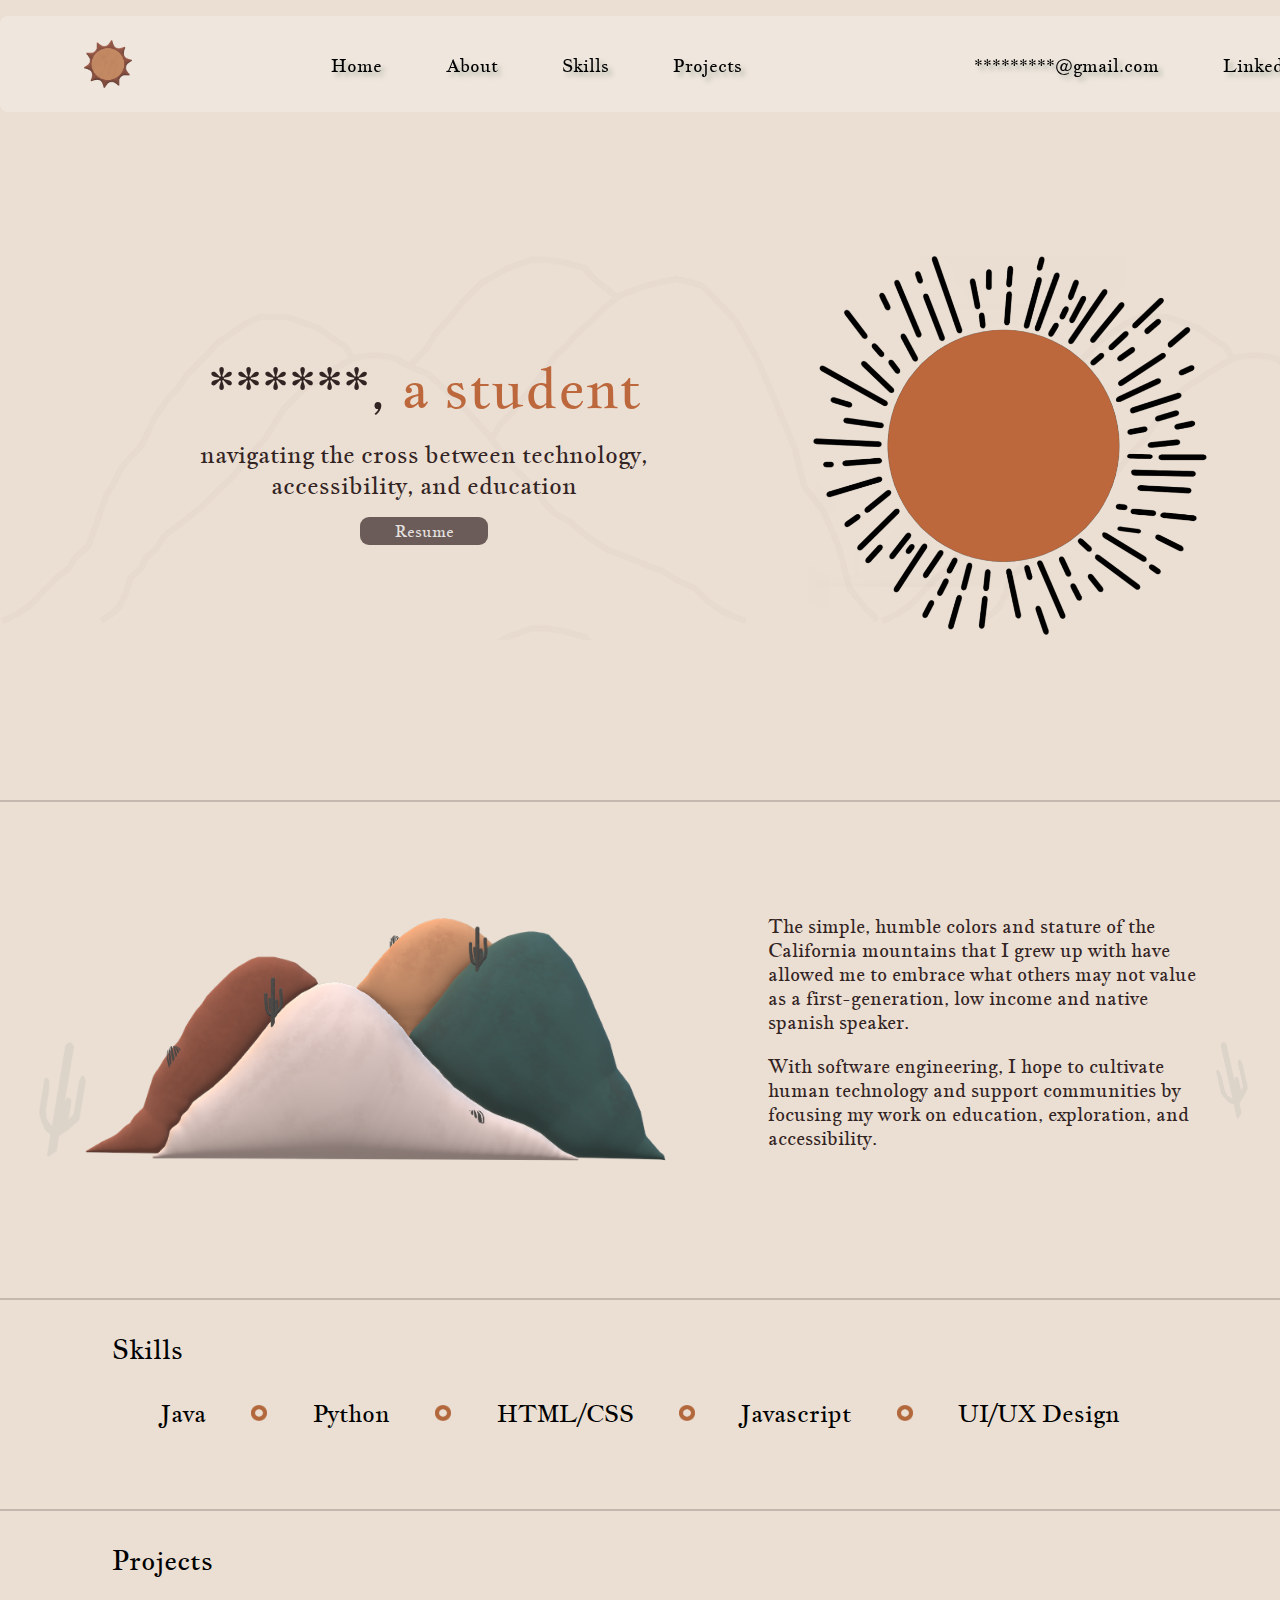
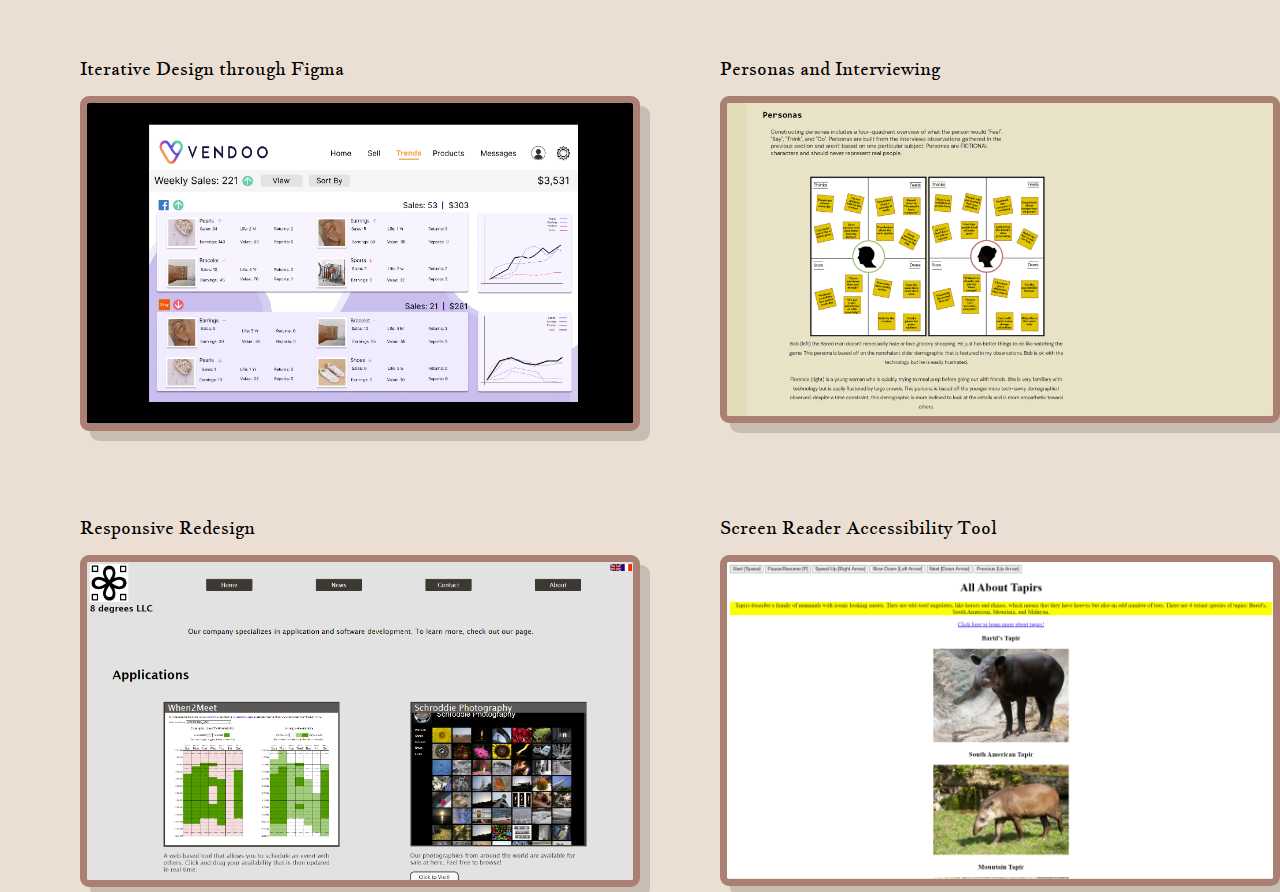
<file: index.html>
<!DOCTYPE html>

<html>
    <head>
        <meta name="viewport" content="width=device-width, initial-scale=1.0" charset="utf-16">
        <title>"*****"</title>
        <link href="./index.css" rel="stylesheet" type = "text/css">
    </head>


    <body>
        <div class = "menubar">

                <div>
                    <img src = "./images/sunIcon.png" alt = "sunIcon" style = "max-height: 3rem;">
                </div>

                <div class = "menuButtons">
                    <a class = "buttonElement" href="">Home</a>
                    <a class = "buttonElement" href="">About</a>
                    <a class = "buttonElement" href="">Skills</a>
                    <a class = "buttonElement" href="">Projects</a>
                </div>
                

                <div style = "float: right;">
                    <a>*********@gmail.com</a>
                    
                    <a>LinkedIn/*********</a>
                </div>
        </div>



        <div id = "introductionPage">

            

            <div id = "introductionPageText">
                <a style = "color: #332424;;">******, </a> <a style = "color: #BC673C;">a student</a>
                <p style = "color: #332424; font-size: 1.5rem; margin-top: 1rem;">navigating the cross between technology, accessibility, and education</p>
                <button style = "border-radius: 9px; width: 8rem; height: 1.7rem; border: none; background-color:rgba(51, 36, 36, 0.698); margin-top: 1rem; font-family: 'jacques francois'; color: rgb(252, 250, 248, 0.85); font-size: 1rem;">Resume</button>

            </div>


            <div>
                <img alt = "selfPortrait" src = "./images/sunBack.png" style = "max-width: 25rem;">
            </div>

        </div>

        <div>
            <hr style = "color: rgb(51, 36, 36, 0.21); max-width: 80rem; border: 1px solid; margin: auto; margin-top: 10rem;">
        </div>


        <div id = "aboutPage">

            <div style = "margin-top: 8rem; transform: rotate(22deg)">
                <img style = "width: 3rem;"src = "images/cactusVector.png">
            </div>

            <div>
                <img alt = "mountains portrait" src = "./images/mountains2D.png" style = "max-width: 38rem;">
            </div>

            <div style = "width: 28rem; margin-left: 5rem;">
                <p>
                    The simple, humble colors and stature of the California
                    mountains that I grew up with have allowed me to embrace
                    what others may not value as a first-generation, low income
                    and native spanish speaker.
                </p>
                <br>
                <p>
                    With software engineering, I hope to cultivate human technology
                    and support communities by focusing my work on education,
                    exploration, and accessibility.
                </p>
            </div>

            <div style = "margin-top: 8rem;">
                <img style = "width: 2rem;"src = "images/cactusVector.png">
            </div>

        </div>

        <div>
            <hr style = "color: rgb(51, 36, 36, 0.21); max-width: 80rem; border: 1px solid; margin: auto; margin-top: 7rem;">
        </div>

        <div style = "margin-left: 7rem; margin-top: 2rem;font-size: 1.7rem;">
            <p>Skills</p>
        </div>

        <div class = "skillsPage">
            <p>Java</p>
            <img alt = "circleImage" src = "images/circle.png">
            <p>Python</p>
            <img alt = "circleImage" src = "images/circle.png">
            <p>HTML/CSS</p>
            <img alt = "circleImage" src = "images/circle.png">
            <p>Javascript</p>
            <img alt = "circleImage" src = "images/circle.png">
            <p>UI/UX Design</p>

        </div>

        <div>
            <hr style = "color: rgb(51, 36, 36, 0.21); max-width: 80rem; border: 1px solid; margin: auto; margin-top: 5rem;">
        </div>


        <div style = "margin-left: 7rem; margin-top: 2rem;font-size: 1.7rem;">
            <p>Projects</p>
        </div>
        <div class = "projectSlide">

            <div class = "projectSlideElement">
                <p>Iterative Design through Figma</p>
                <a href = "https://funkyfox123.github.io/csci-1300-project-3/" target="_blank"><img alt = "iterative project"src = "images/iterative.png"></a>
            </div>

            <div class = "projectSlideElement">
                <p>Personas and Interviewing</p>
                <a href = "https://perraperra999.github.io/UIUXPersonas/" target="_blank"> <img src = "images/personas.png" alt = "persona project"></a>
            </div>

            <div class = "projectSlideElement">
                <p>Responsive Redesign</p>
                <a href = "https://perraperra999.github.io/UIUXRedesignTurnIn/" target = "_blank"><img src = "images/redesign.png" alt = "resdesign project"></a>
            </div>

            <div class = "projectSlideElement">
                <p>Screen Reader Accessibility Tool</p>
                <a href = "" target="_blank"><img src = "images/screenReader.png" alt = "screen reader project"></a>
            </div>

        </div>

    </body>
</html>
</file>
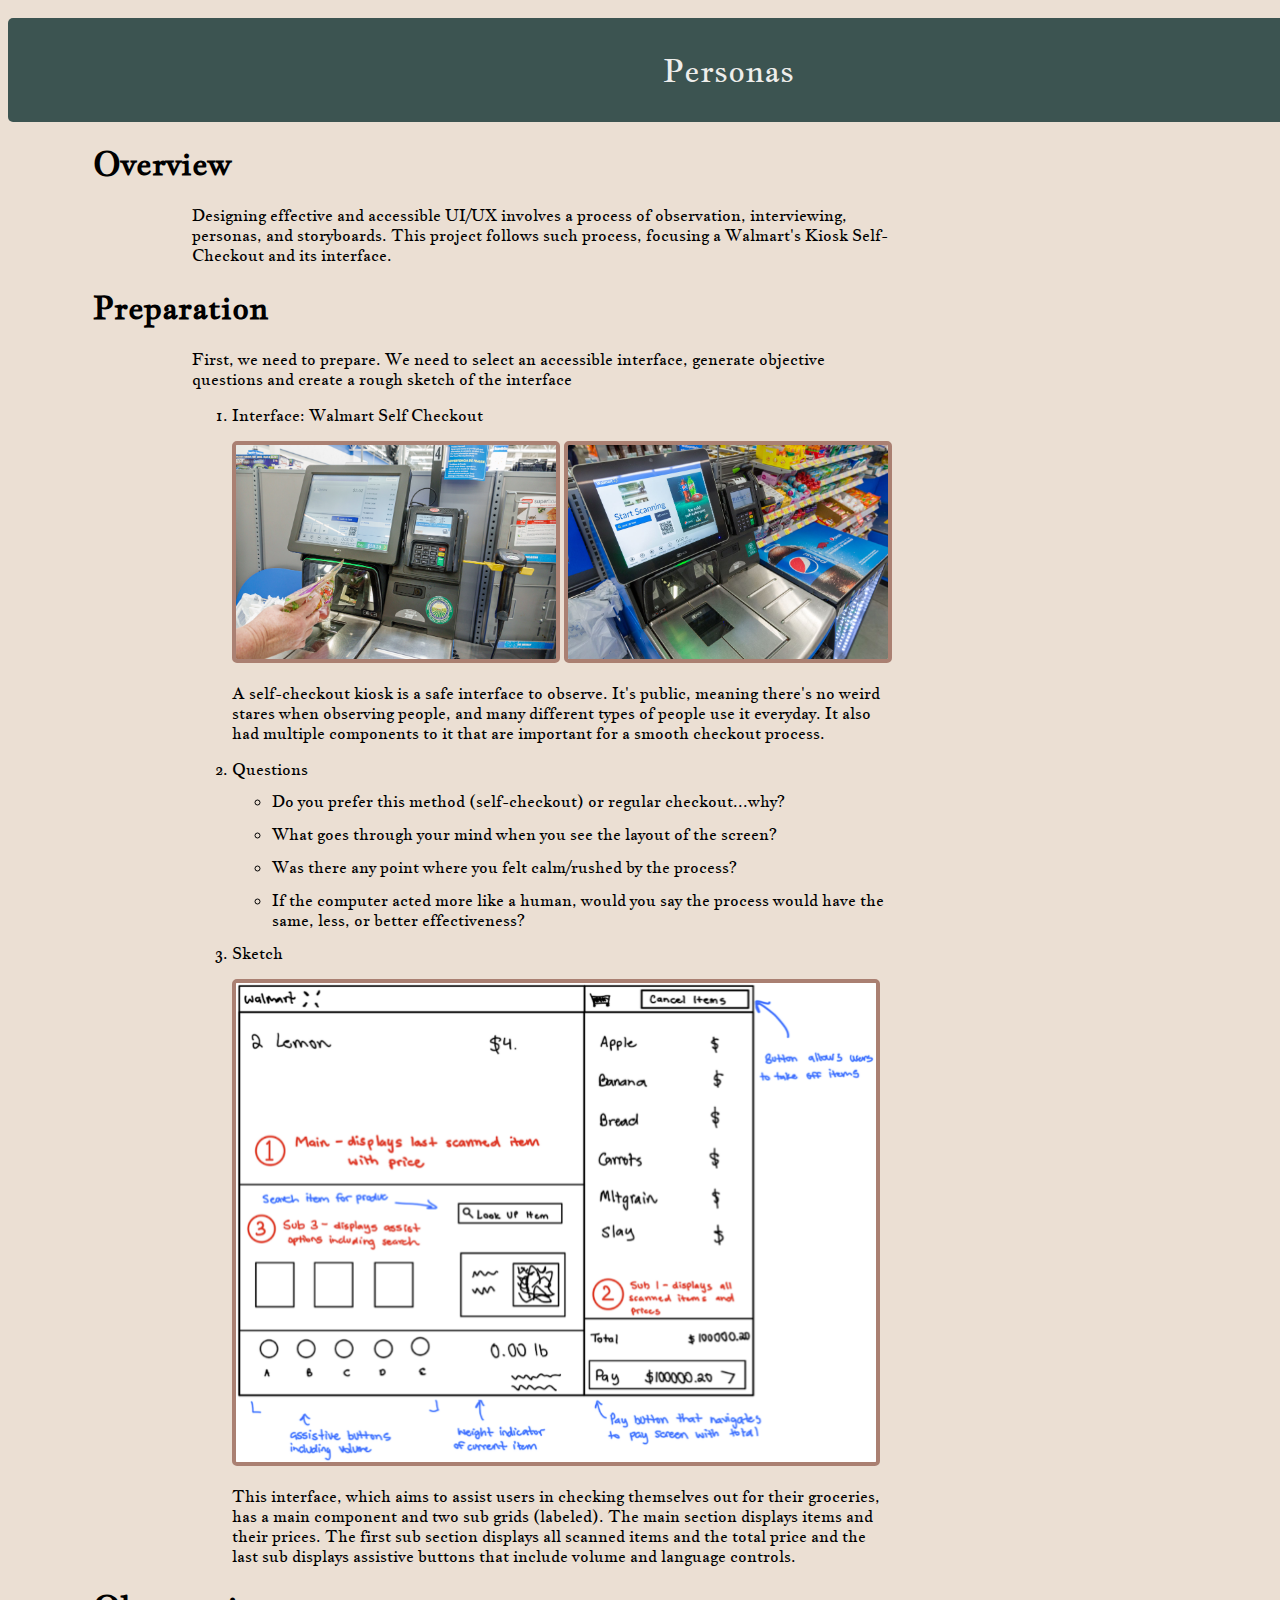
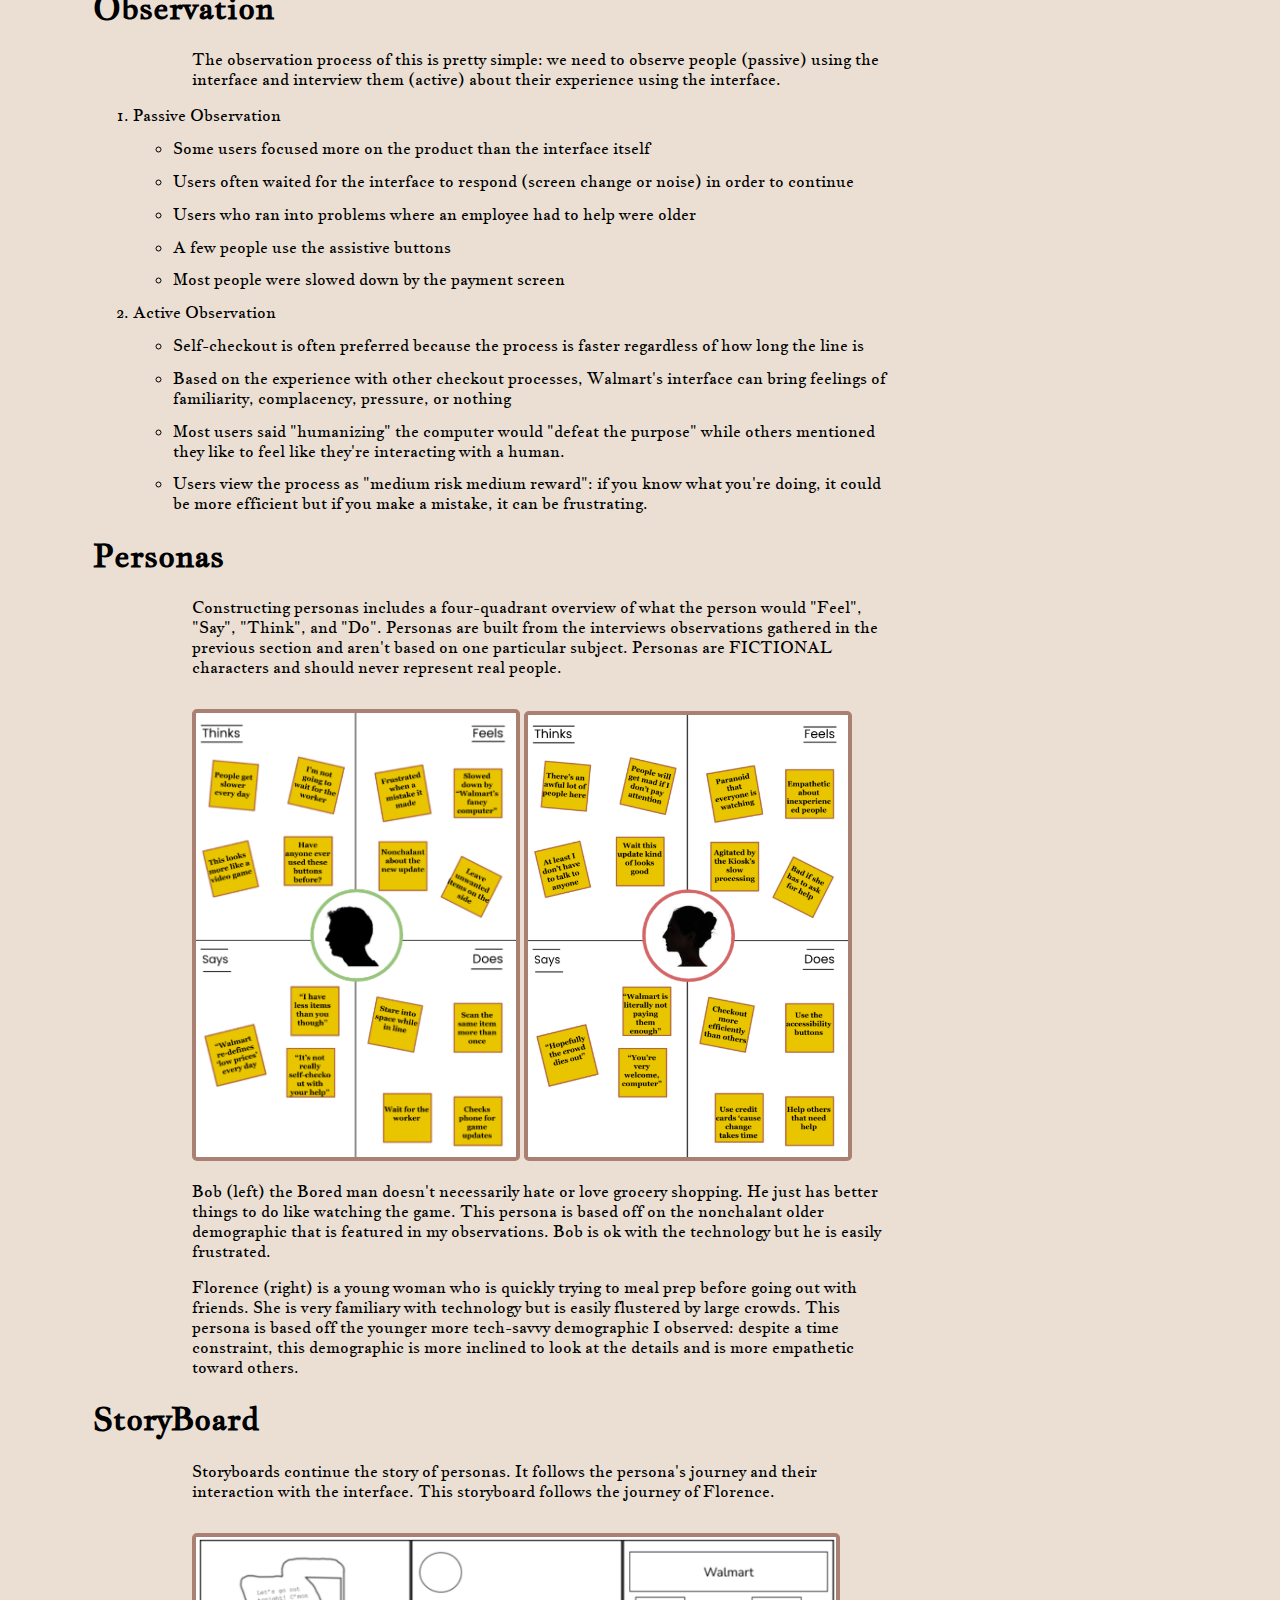
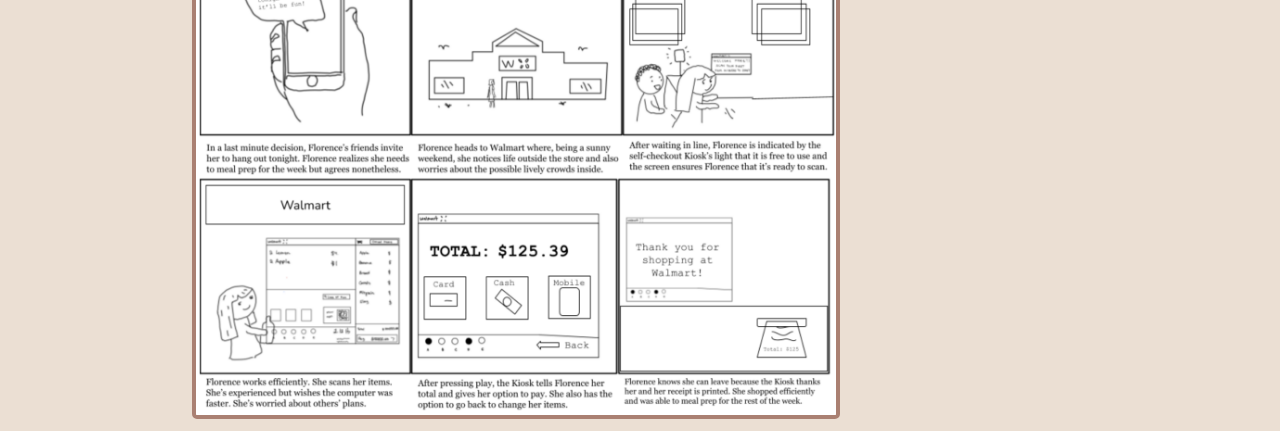
<file: projects/personas/personas.html>
<!DOCTYPE html>

<html>
    <head>
        <meta name="viewport" content="width=device-width, initial-scale=1.0" charset="utf-16">
        <title>"Personas"</title>
        <link href="../styles.css" rel="stylesheet" type = "text/css">
    </head>

    <body>
        <div class = "menuBar">

                <div style = "margin-right: 0rem;">
                    <p>Personas</p>
                </div>
    
        </div>

        <div class = "headerContainer">
            <div>
                <h1>Overview</h1>
            </div>
    
            <div class = "subHeaders">
                <p>Designing effective and accessible UI/UX involves a process of observation, 
                    interviewing, personas, and storyboards. This project follows such process, 
                    focusing a Walmart's Kiosk Self-Checkout and its interface.
                </p>
            </div>
        </div>

        <div class = "headerContainer">
            <div>
                <h1>Preparation</h1>
            </div>

            <div class = "subHeaders">
                <p>First, we need to prepare. We need to select an accessible
                    interface, generate objective questions and create a rough
                    sketch of the interface
                </p>

                <ol>
                    <li>Interface: Walmart Self Checkout</li>
                    <img src = "images/walmart-scanning.webp">
                    <img src = "images/walmart-start.jpeg">
                    <p>A self-checkout kiosk is a safe interface to observe. 
                        It's public, meaning there's no weird stares when observing 
                        people, and many different types of people use it everyday. 
                        It also had multiple components to it that are important for 
                        a smooth checkout process.</p>
                    <li>Questions</li>

                    <ul>
                        <li>Do you prefer this method (self-checkout) or regular checkout...why?</li>
                        <li>What goes through your mind when you see the layout of the screen?</li>
                        <li>Was there any point where you felt calm/rushed by the process?</li>
                        <li>If the computer acted more like a human, would you say the process
                            would have the same, less, or better effectiveness?
                        </li>
                    </ul>

                    <li>Sketch</li>
                    <img src = "images/interface-sketch.png" style = "max-width: 40rem;">
                    <p>This interface, which aims to assist users in checking themselves out for their groceries,
                        has a main component and two sub grids (labeled). The main section displays items and
                        their prices. The first sub section displays all scanned items and the total price and
                        the last sub displays assistive buttons that include volume and language controls.
                    </p>
                </ol>
                </div>
            </div>
        </div>

        <div class = "headerContainer">
            <div>
                <h1>Observation</h1>
            </div>

            <div class = "subHeaders">
                <p>The observation process of this is pretty simple: we need to observe people (passive)
                    using the interface and interview them (active) about their experience using the interface.
                </p>
            </div>

            <ol>
                <li>Passive Observation</li>
                <ul>
                    <li>Some users focused more on the product than the interface itself</li>
                    <li>Users often waited for the interface to respond (screen change or noise)
                        in order to continue
                    </li>
                    <li>Users who ran into problems where an employee had to help were older</li>
                    <li>A few people use the assistive buttons</li>
                    <li>Most people were slowed down by the payment screen</li>
                </ul>
                <li>Active Observation</li>
                <ul>
                    <li>Self-checkout is often preferred because the process is faster regardless of
                        how long the line is
                    </li>
                    <li>Based on the experience with other checkout processes, Walmart's interface can
                        bring feelings of familiarity, complacency, pressure, or nothing
                    </li>
                    <li>Most users said "humanizing" the computer would "defeat the purpose" while others mentioned
                        they like to feel like they're interacting with a human.
                    </li>
                    <li>Users view the process as "medium risk medium reward": if you know what you're doing, it could
                        be more efficient but if you make a mistake, it can be frustrating. 
                    </li>
                </ul>
            </ol>

        </div>


        <div class = "headerContainer">
            <div>
                <h1>Personas</h1>
            </div>

            <div class = "subHeaders">
                <p>Constructing personas includes a four-quadrant 
                    overview of what the person would "Feel", "Say", 
                    "Think", and "Do". Personas are built from the 
                    interviews observations gathered in the previous 
                    section and aren't based on one particular subject. 
                    Personas are FICTIONAL characters and should never 
                    represent real people.
                </p>

                <img src = "images/bob-persona.png">
                <img src = "images/florence-persona.png">

                <p>
                    Bob (left) the Bored man doesn't necessarily hate or 
                    love grocery shopping. He just has better things to do 
                    like watching the game. This persona is based off on the 
                    nonchalant older demographic that is featured in my observations. 
                    Bob is ok with the technology but he is easily frustrated.
                </p>

                <p>
                    Florence (right) is a young woman who is quickly trying 
                    to meal prep before going out with friends. She is very 
                    familiary with technology but is easily flustered by large 
                    crowds. This persona is based off the younger more tech-savvy 
                    demographic I observed: despite a time constraint, this demographic 
                    is more inclined to look at the details and is more empathetic toward others.
                </p>
            </div>


        </div>

        <div class = "headerContainer">
            <div class = "headers">
                <h1>StoryBoard</h1>
            </div>

            <div class = "subHeaders">
                <p>Storyboards continue the story of personas. It follows
                    the persona's journey and their interaction with the interface.
                    This storyboard follows the journey of Florence.
                </p>

                <img src = "images/storyboard.png" style = "max-width: 40rem;">
            </div>
        </div>

        

    </body>
</html>
</file>
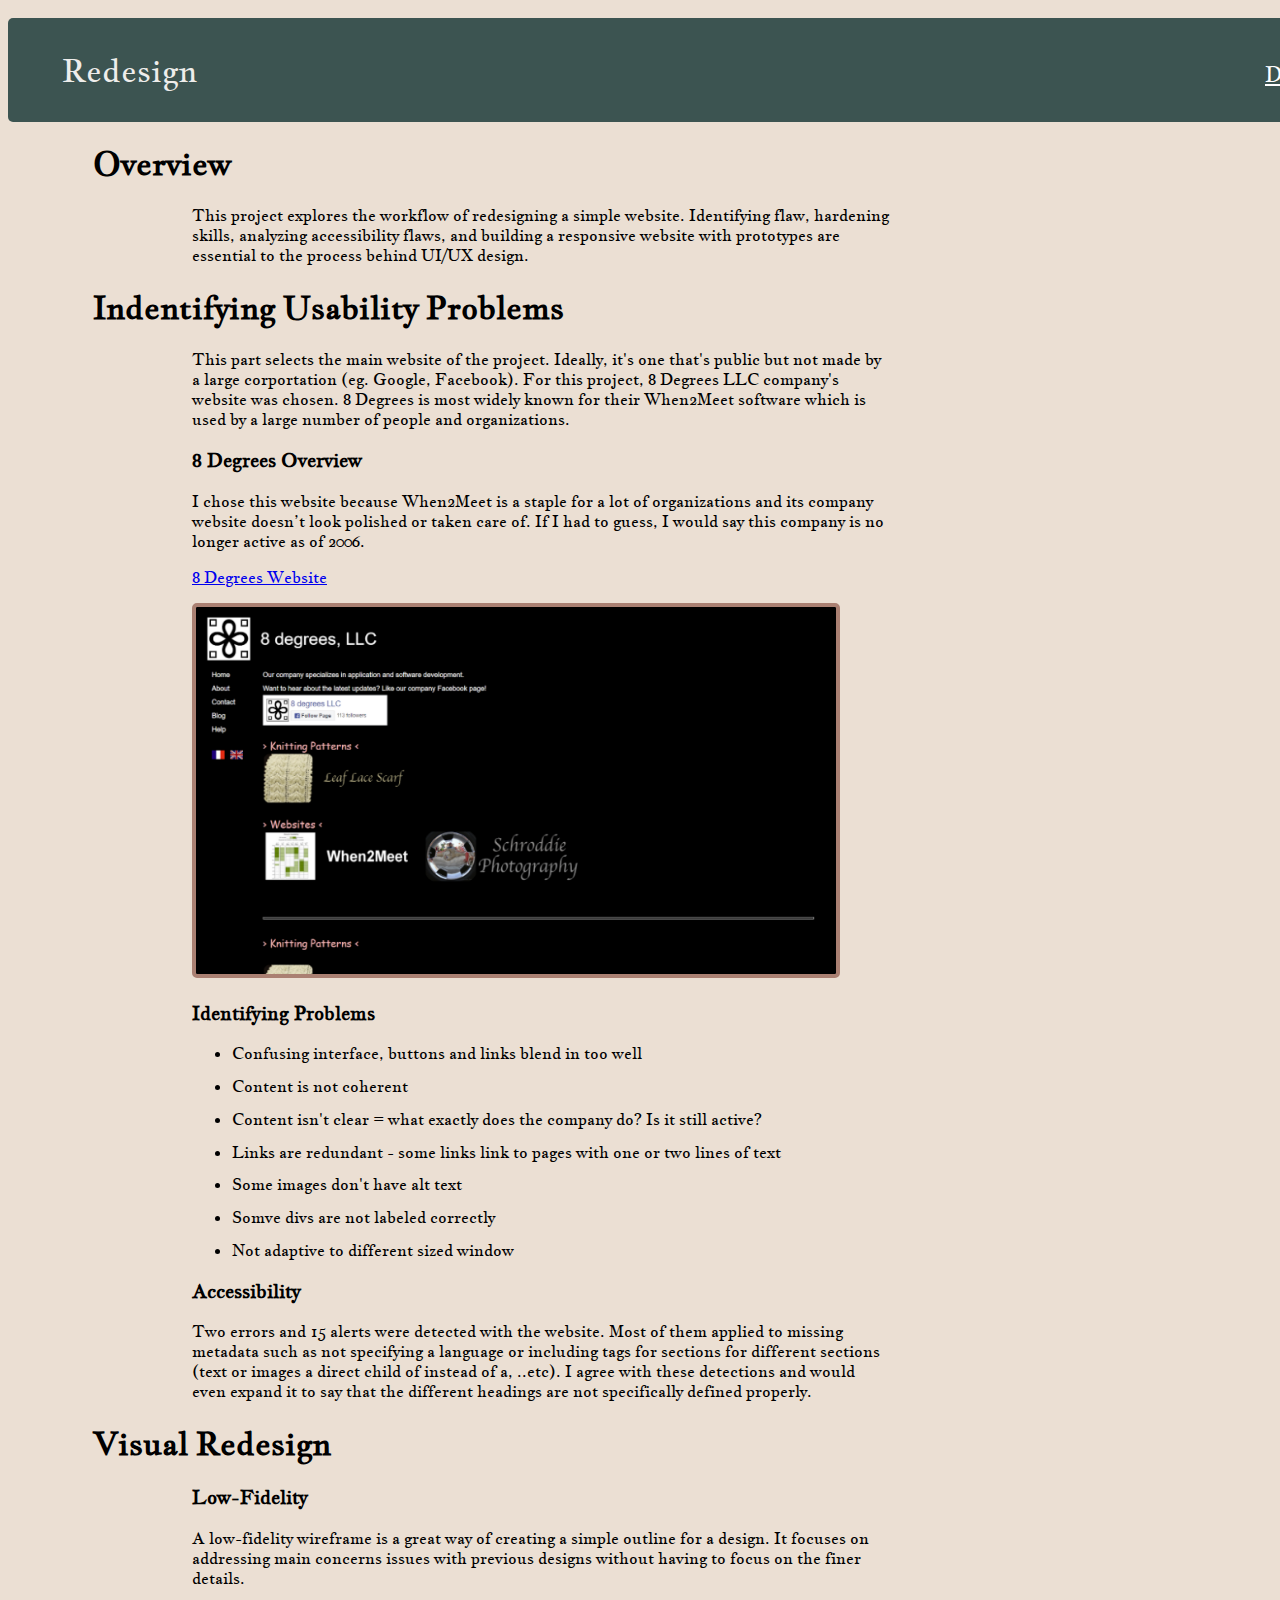
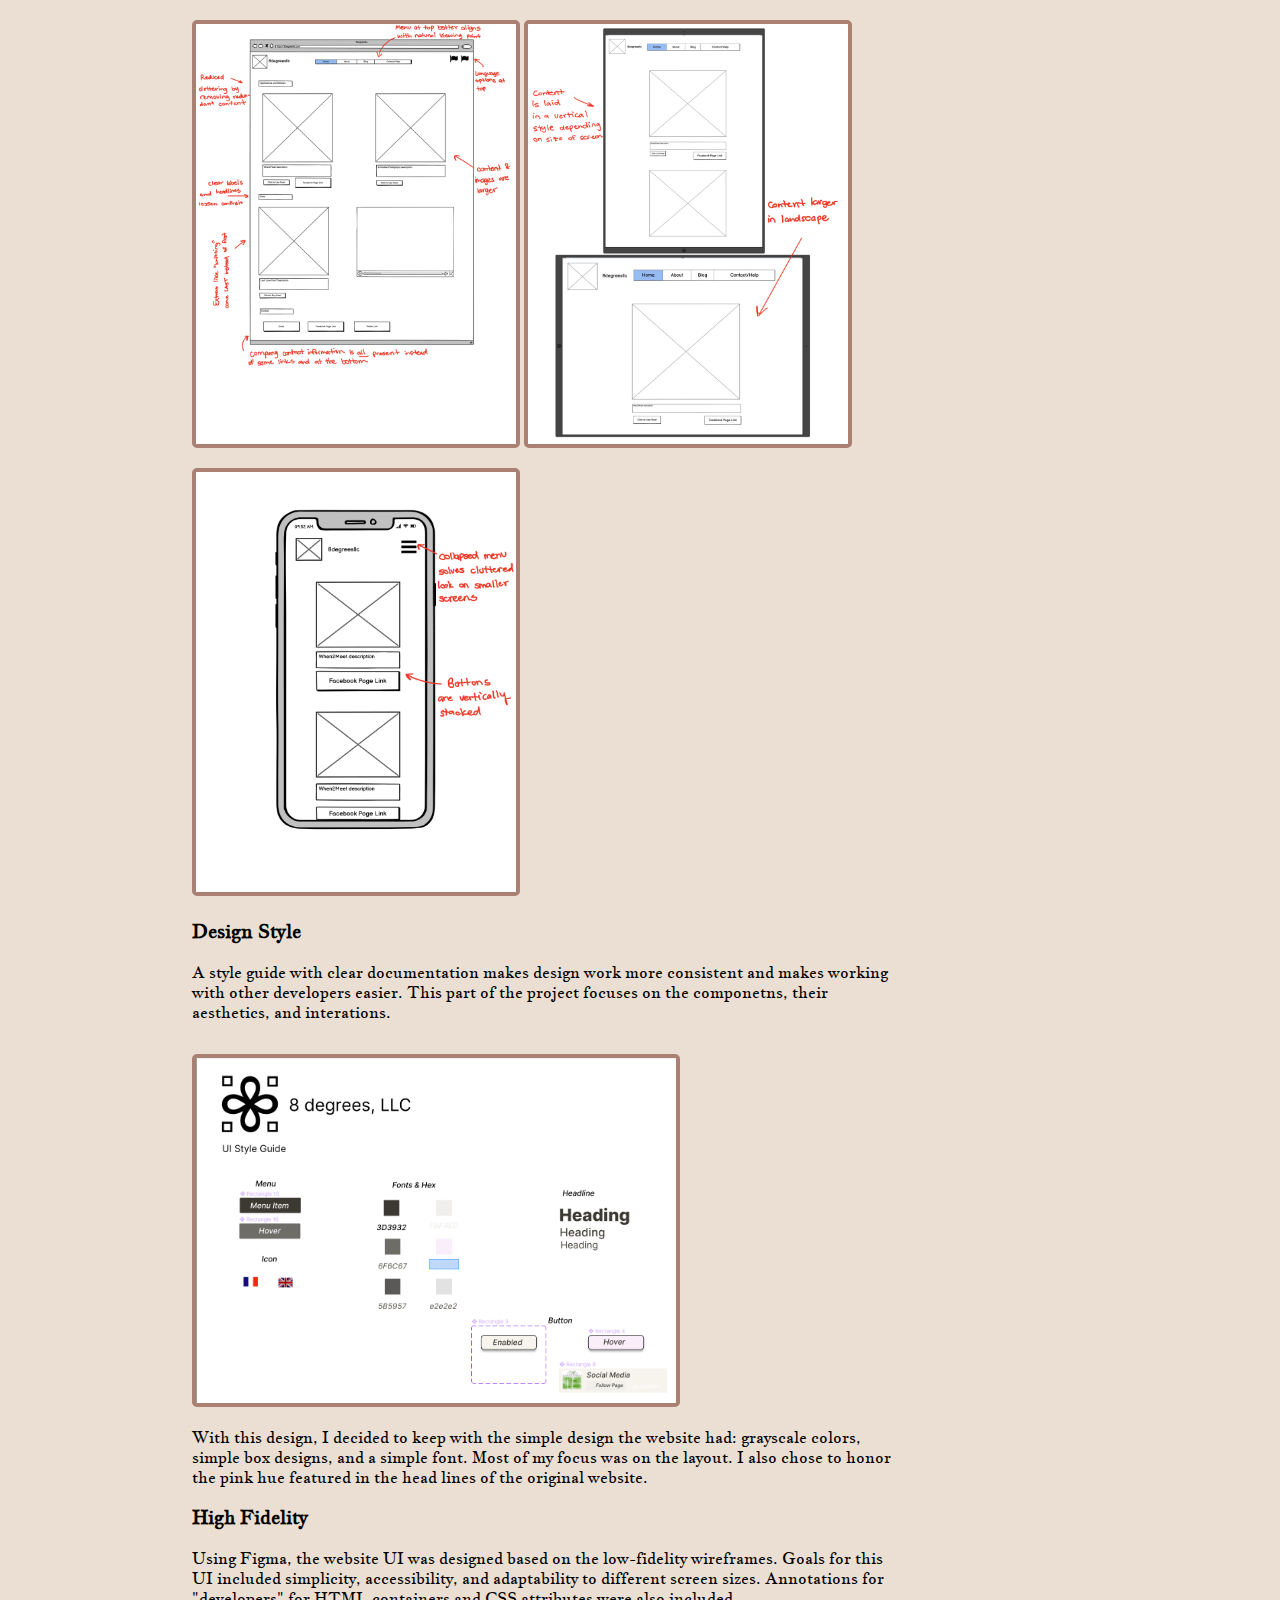
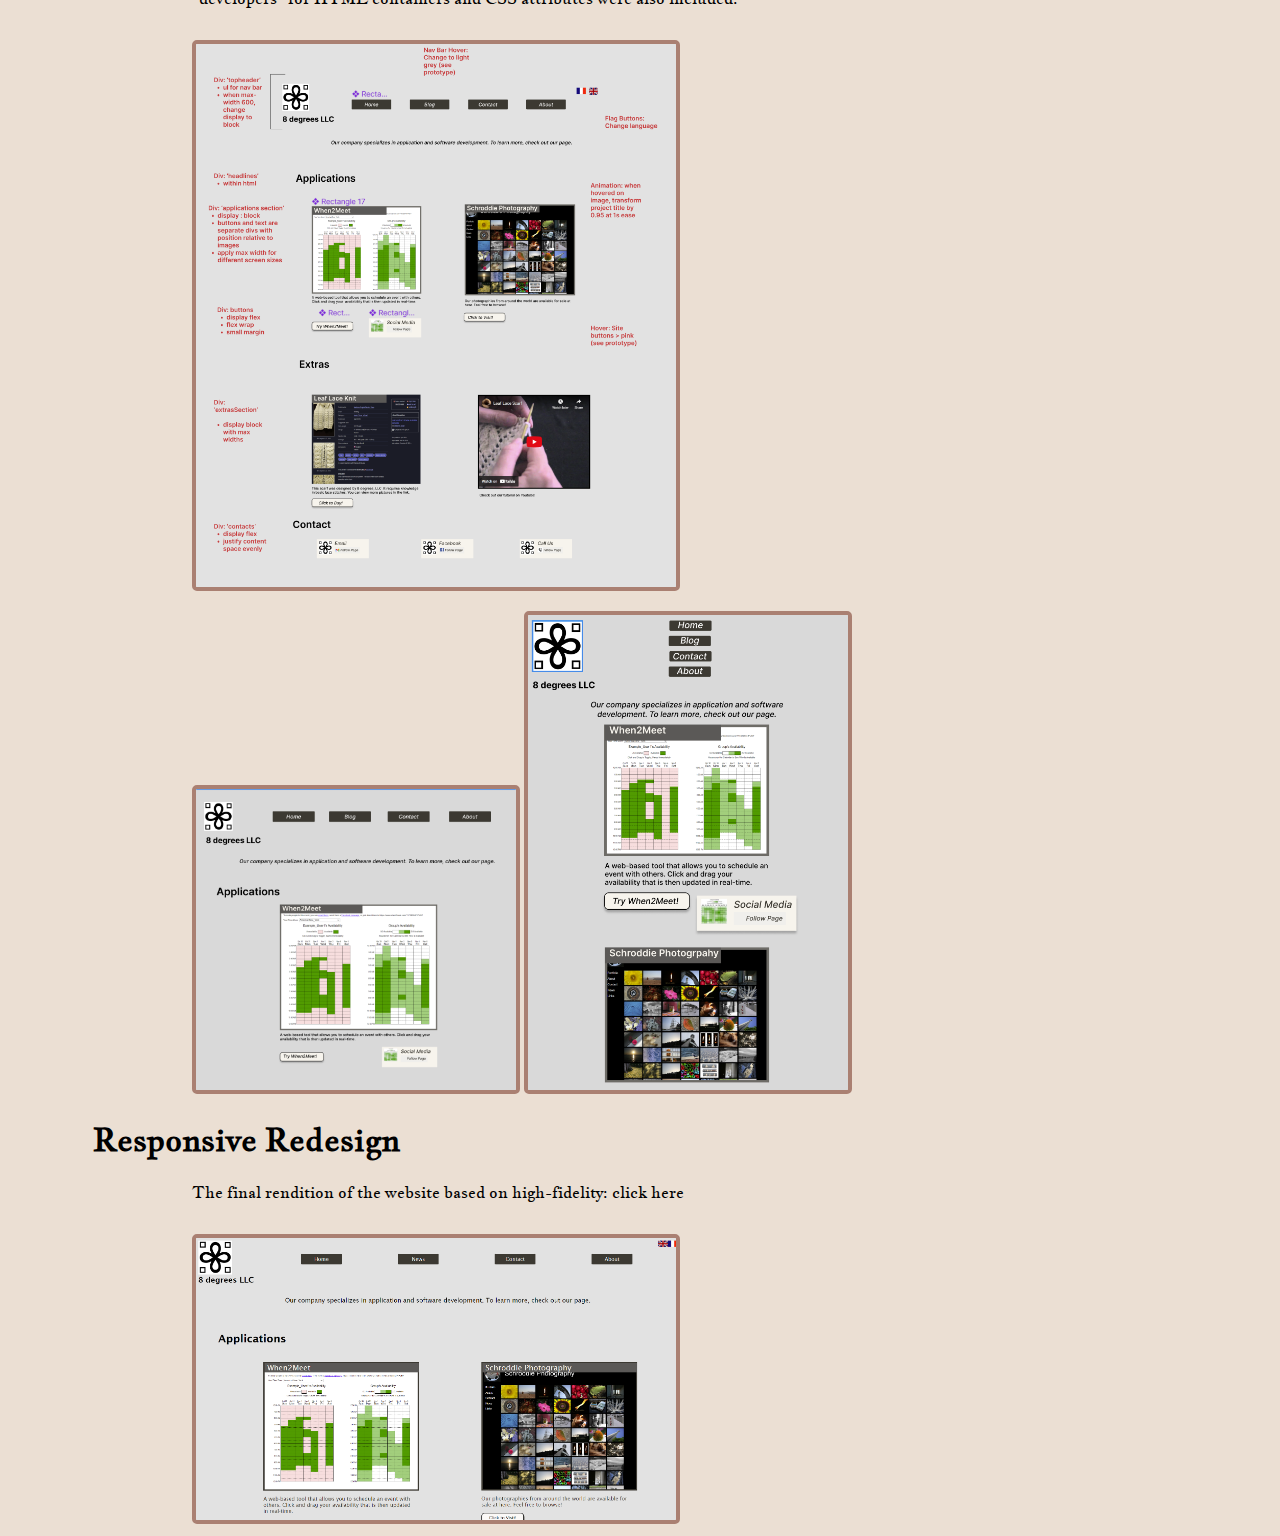
<file: projects/redesign/redesign.html>
<!DOCTYPE html>

<html>
    <head>
        <meta name="viewport" content="width=device-width, initial-scale=1.0" charset="utf-16">
        <title>"Redesign"</title>
        <link href="../styles.css" rel="stylesheet" type = "text/css">
    </head>

    <body>
        <div class = "menuBar">

                <div style = "margin-right: 60rem;">
                    <p>Redesign</p>
                </div>

                <div>
                    <p><a href = "screen_test_2.html" style = "color: white;"><u>Demo Project</u></a></p>
                </div>
    
        </div>

        <div class = "headerContainer">
            <div>
                <h1>Overview</h1>
            </div>
    
            <div class = "subHeaders">
                <p>This project explores the workflow of 
                    redesigning a simple website. Identifying 
                    flaw, hardening skills, analyzing accessibility 
                    flaws, and building a responsive website with prototypes 
                    are essential to the process behind UI/UX design.</p>
            </div>
        </div>

        <div class = "headerContainer">
            <div>
                <h1>Indentifying Usability Problems</h1>
            </div>

            <div class = "subHeaders">
                <p>
                    This part selects the main website of the project. 
                    Ideally, it's one that's public but not made by a large 
                    corportation (eg. Google, Facebook). For this project, 
                    8 Degrees LLC company's website was chosen. 8 Degrees is 
                    most widely known for their When2Meet software which is 
                    used by a large number of people and organizations.
                </p>

                <h3>8 Degrees Overview</h3>

                <p>
                    I chose this website because When2Meet is a staple for a lot 
                    of organizations and its company website doesn’t look polished 
                    or taken care of. If I had to guess, I would say this company 
                    is no longer active as of 2006.
                </p>
                <a href = "https://www.8degreesllc.com/">8 Degrees Website</a>

                <img src = "images/8degrees.png" style = "max-width: 40rem;">

                <h3>Identifying Problems</h3>

                <ul>
                    <li>Confusing interface, buttons and links blend in too well</li>
                    <li>Content is not coherent</li>
                    <li>Content isn't clear = what exactly does the company do? Is it still active?</li>
                    <li>Links are redundant - some links link to pages with one or two lines of text</li>
                    <li>Some images don't have alt text</li>
                    <li>Somve divs are not labeled correctly</li>
                    <li>Not adaptive to different sized window</li>
                </ul>

                <h3>Accessibility</h3>

                <p>Two errors and 15 alerts were detected with the website. Most of them applied
                    to missing metadata such as not specifying a language or including
                    tags for sections for different sections (text or images a direct child of instead
                    of a, ..etc). I agree with these detections and would even expand it to say that
                    the different headings are not specifically defined properly. 
                </p>
        
                </div>
            </div>
        </div>

        <div class = "headerContainer">
            <div>
                <h1>Visual Redesign</h1>
            </div>

            <div class = "subHeaders">
                <h3>Low-Fidelity</h3>
                <p>
                    A low-fidelity wireframe is a great way of 
                    creating a simple outline for a design. It 
                    focuses on addressing main concerns issues with 
                    previous designs without having to focus on the 
                    finer details.
                </p>

                <img src = "images/web.png" style = "max-width: 20rem;">
                <img src = "images/tablet.png">
                <img src = "images/mobile.png">



                <h3>Design Style</h3>

                <p>A style guide with clear documentation makes design work more consistent and makes working with other developers easier. This part of the project focuses on the componetns, their aesthetics, and interations.</p>

                <img src = "images/style.png" style = "max-width: 30rem;">

                <p>With this design, I decided to keep with the simple design the website had: grayscale colors, simple box designs, and a simple font. Most of my focus was on the layout. I also chose to honor the pink hue featured in the head lines of the original website.</p>

                <h3>High Fidelity</h3>

                <p>Using Figma, the website UI was designed based on the low-fidelity wireframes. Goals for this UI included simplicity, accessibility, and adaptability to different screen sizes. Annotations for "developers" for HTML containers and CSS attributes were also included.</p>

                <img src = "images/highweb.png" style = "max-width: 30rem;">
                <img src = "images/hightablet.png" style = "max-width: 20rem;">
                <img src = "images/highmobile.png" style = "max-width: 20rem;">
            </div>
        </div>


        <div class = "headerContainer">

            <div class = "headers">
                <h1>Responsive Redesign</h1>
            </div>

            <div class = "subHeaders">
                <p>The final rendition of the website based on high-fidelity: <a src ="https://perraperra999.github.io/UIUXRedesign/">click here</a></p>

                <img src = "images/final.png" style = "max-width: 30rem;">
            </div>

        </div>
    </body>
</html>
</file>
<file: index.css>
*{
    margin: 0;
    padding: 0;
    box-sizing: border-box;
}

 
@font-face {
    font-family: 'jacques francois';
    src: url('/JacquesFrancois-Regular.ttf');
}



html{
    background-color: #EBDFD3;
    font-family: 'jacques francois';
}

.menubar{
    /* #EFE6DD */
    overflow: hidden;
    background-color: #EFE6DD;
    display: flex;
    justify-content: space-around;
    height: 6rem;
    width: 94rem;
    margin: auto;
    border-radius: 8px;
    margin-top: 1rem;
    align-items: center;
    flex-wrap: wrap;
    position: sticky;
    top: 0;
    
}


  
.menubar a {
 float: left;
 color: #000000;
 text-align: center;
 padding: 2.4rem 2rem;
 text-decoration: none;
 font-weight:400;
 font-size: 1.12rem;
 text-shadow: 4px 4px 4px rgba(121, 142, 123, 0.5);
 }

.buttonElement{
  -webkit-transform: scale(1);
	transform: scale(1);
	-webkit-transition: .3s ease-in-out;
	transition: .3s ease-in-out;
}

.buttonElement:hover{
  color:#BC673C;
  -webkit-transform: scale(1.1);
	transform: scale(1.1);
}


#introductionPage{
    display: flex;
    flex-wrap: wrap;
    justify-content: space-around;
    margin: auto;
    margin-top: 9rem;
    text-align: center;
    align-items: center;
    background-image: url("./images/mountainsVector5.png");
    background-size: 55rem;
    width: 80rem;

}

#introductionPage a{
    font-size: 3.5rem;
}

#introductionPageText{
    width: 30rem;
    margin-left: 7rem;
}

#aboutPage{
    margin-top: 7rem;
    display: flex;
    justify-content: center;
    
}

#aboutPage p{
    color: #332424;
    font-size: 1.2rem;
}

.skillsPage img{
    max-width: 1rem;
    height: 1rem;
    margin: auto;
}

.skillsPage{
    margin:auto;
    margin-top: 2rem;
    margin-bottom: 5rem;
    display: flex;
    justify-content: space-around;
    flex-wrap: wrap;
    width: 60rem;
    font-size: 1.5rem;
}

.projectSlide{
  display: flex;
  justify-content: space-around;
  flex-wrap: wrap;
}

.projectSlide img{
  max-width: 35rem;
  border-radius: 9px;
  border: 7px solid rgb(137, 81, 66, 0.67);
  box-shadow: 10px 10px rgba(10, 0, 0, 0.15);
  margin-top: 1rem;
}

.projectSlideElement{
  margin-top: 5rem;
  margin-left: 5rem;
  font-size: 1.1rem;
}

.projectSlideElement img{
  -webkit-transform: scale(1);
	transform: scale(1);
	-webkit-transition: .3s ease-in-out;
	transition: .3s ease-in-out;
}

.projectSlideElement:hover img{
  -webkit-transform: scale(1.05);
	transform: scale(1.05);
  
}
</file>
<file: projects/styles.css>
html{
    background-color: #EBDFD3;
    font-family: 'jacques francois';
}

@font-face {
    font-family: 'jacques francois';
    src: url('/JacquesFrancois-Regular.ttf');
}

.menuBar{
    display: flex;
    justify-content: space-around;
    background-color: #3C5451;
    margin: auto;
    border-radius: 5px;
    height: 6.5rem;
    margin-top: 1.1rem;
    width: 90rem;
}

.menuBar p{
    font-size: 2rem;
    color: #EEEDEB;
    
}

.menuBar a{
    font-size: 1.3rem;
}

.headerContainer{
    margin-left: 5.3rem;
    width: 50rem;
}

.subHeaders{
    margin-left: 6.2rem;
}

iframe{
    width: 70rem;
    height: 40rem;
    border-radius: 5px;
    border: 7px solid rgb(137, 81, 66, 0.67);
    box-shadow: 10px 10px rgba(10, 0, 0, 0.15);
}

.iframeContainer{
    display: flex;
    align-items: center;
    justify-content: center;
    margin-left: 0rem;
}

img{
    max-width: 20rem;
    border-radius: 5px;
    border: 4px solid rgb(137, 81, 66, 0.67);
    margin-top: 1rem;
}


li{
    margin-top: 0.8rem;
}
</file>
